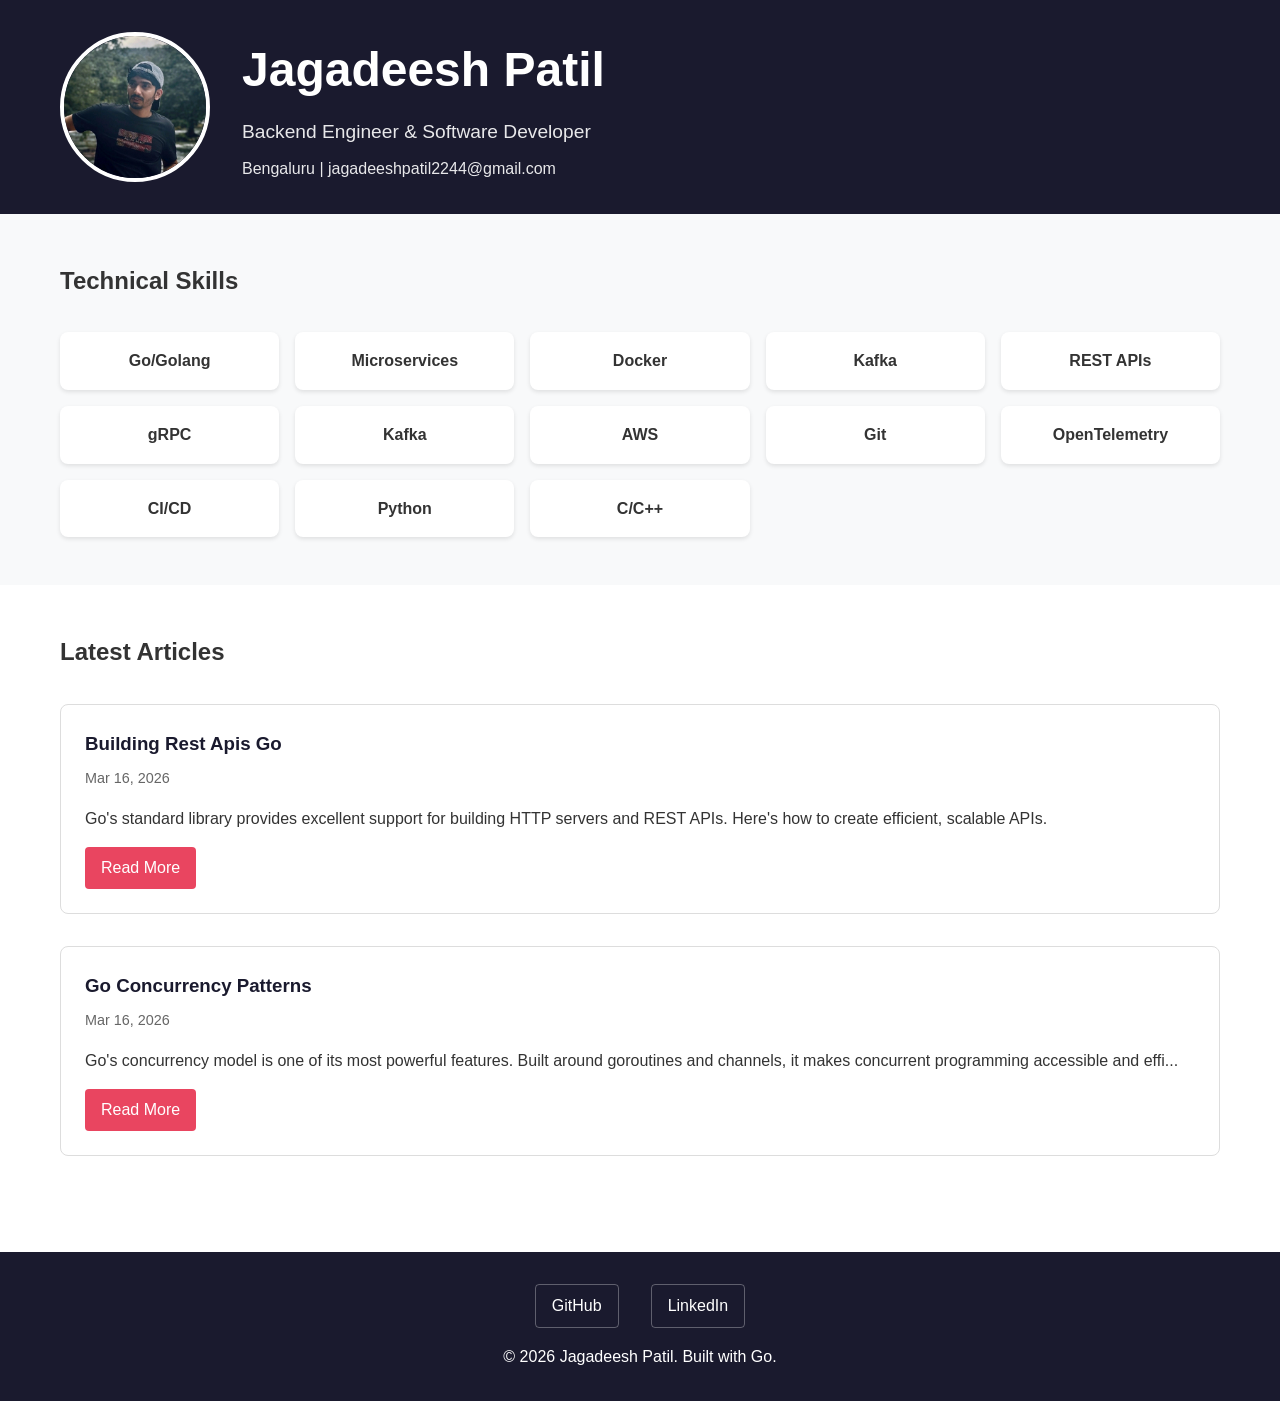
<file: docs/index.html>
<!DOCTYPE html>
<html lang="en">
<head>
    <meta charset="UTF-8">
    <meta name="viewport" content="width=device-width, initial-scale=1.0">
    <title>Jagadeesh Patil</title>
    <link rel="stylesheet" href="style.css">
</head>
<body>
    <header>
        <div class="container">
            <div class="hero">
                <img src="images/profile.jpeg" alt="Jagadeesh Patil" class="profile-img">
                <div class="hero-text">
                    <h1>Jagadeesh Patil</h1>
                    <p>Backend Engineer & Software Developer</p>
                    <p style="font-size: 1rem; margin-top: 0.5rem;">Bengaluru | jagadeeshpatil2244@gmail.com</p>
                </div>
            </div>
        </div>
    </header>

    <section class="skills">
        <div class="container">
            <h2>Technical Skills</h2>
            <div class="skills-grid">
                
                <div class="skill-card">
                    <strong>Go/Golang</strong>
                </div>
                
                <div class="skill-card">
                    <strong>Microservices</strong>
                </div>
                
                <div class="skill-card">
                    <strong>Docker</strong>
                </div>
                
                <div class="skill-card">
                    <strong>Kafka</strong>
                </div>
                
                <div class="skill-card">
                    <strong>REST APIs</strong>
                </div>
                
                <div class="skill-card">
                    <strong>gRPC</strong>
                </div>
                
                <div class="skill-card">
                    <strong>Kafka</strong>
                </div>
                
                <div class="skill-card">
                    <strong>AWS</strong>
                </div>
                
                <div class="skill-card">
                    <strong>Git</strong>
                </div>
                
                <div class="skill-card">
                    <strong>OpenTelemetry</strong>
                </div>
                
                <div class="skill-card">
                    <strong>CI/CD</strong>
                </div>
                
                <div class="skill-card">
                    <strong>Python</strong>
                </div>
                
                <div class="skill-card">
                    <strong>C/C&#43;&#43;</strong>
                </div>
                
            </div>
        </div>
    </section>

    <section class="articles">
        <div class="container">
            <h2>Latest Articles</h2>
            <div class="articles-grid">
                
                <article class="article-card">
                    <h3>Building Rest Apis Go</h3>
                    <div class="date">Mar 16, 2026</div>
                    <p>Go&#39;s standard library provides excellent support for building HTTP servers and REST APIs. Here&#39;s how to create efficient, scalable APIs.</p>
                    <a href="articles/building-rest-apis-go.html" class="btn">Read More</a>
                </article>
                
                <article class="article-card">
                    <h3>Go Concurrency Patterns</h3>
                    <div class="date">Mar 16, 2026</div>
                    <p>Go&#39;s concurrency model is one of its most powerful features. Built around goroutines and channels, it makes concurrent programming accessible and effi...</p>
                    <a href="articles/go-concurrency-patterns.html" class="btn">Read More</a>
                </article>
                
            </div>
        </div>
    </section>

    <footer>
        <div class="container">
            <div class="social-links">
                
                <a href="https://github.com/Jagadeesh788" target="_blank">GitHub</a>
                
                <a href="https://www.linkedin.com/in/jagadeesh-patil-lnkdn" target="_blank">LinkedIn</a>
                
            </div>
            <p>&copy; 2026 Jagadeesh Patil. Built with Go.</p>
        </div>
    </footer>
</body>
</html>
</file>
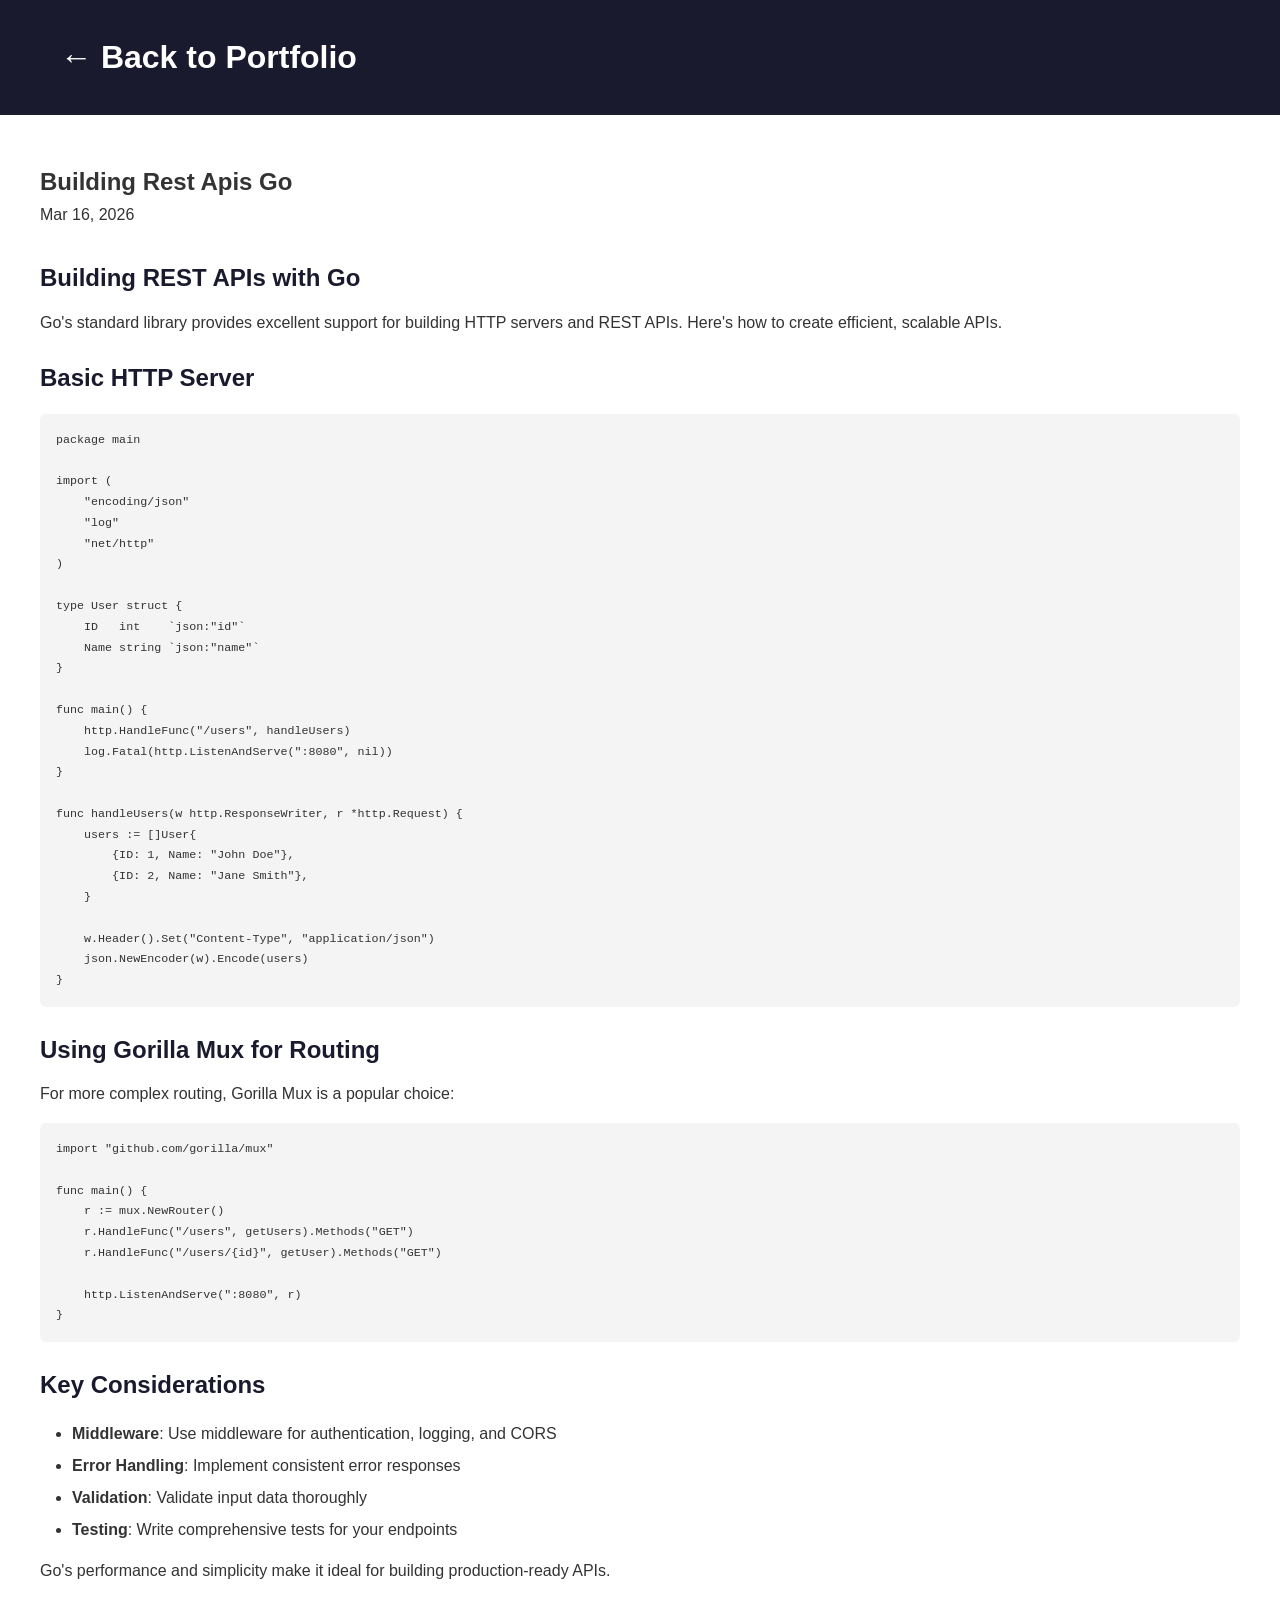
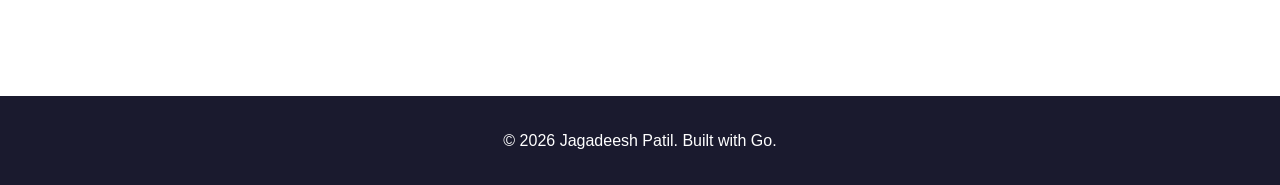
<file: docs/articles/building-rest-apis-go.html>
<!DOCTYPE html>
<html lang="en">
<head>
    <meta charset="UTF-8">
    <meta name="viewport" content="width=device-width, initial-scale=1.0">
    <title>Building Rest Apis Go</title>
    <link rel="stylesheet" href="../style.css">
</head>
<body>
    <header>
        <div class="container">
            <h1><a href="../index.html" style="color: white; text-decoration: none;">← Back to Portfolio</a></h1>
        </div>
    </header>

    <main class="container" style="padding: 3rem 0;">
        <article>
            <h1>Building Rest Apis Go</h1>
            <div class="date" style="margin-bottom: 2rem;">Mar 16, 2026</div>
            <div class="content"><h1 id="building-rest-apis-with-go">Building REST APIs with Go</h1>
<p>Go's standard library provides excellent support for building HTTP servers and REST APIs. Here's how to create efficient, scalable APIs.</p>
<h2 id="basic-http-server">Basic HTTP Server</h2>
<pre><code class="language-go">package main

import (
    &quot;encoding/json&quot;
    &quot;log&quot;
    &quot;net/http&quot;
)

type User struct {
    ID   int    `json:&quot;id&quot;`
    Name string `json:&quot;name&quot;`
}

func main() {
    http.HandleFunc(&quot;/users&quot;, handleUsers)
    log.Fatal(http.ListenAndServe(&quot;:8080&quot;, nil))
}

func handleUsers(w http.ResponseWriter, r *http.Request) {
    users := []User{
        {ID: 1, Name: &quot;John Doe&quot;},
        {ID: 2, Name: &quot;Jane Smith&quot;},
    }
    
    w.Header().Set(&quot;Content-Type&quot;, &quot;application/json&quot;)
    json.NewEncoder(w).Encode(users)
}
</code></pre>
<h2 id="using-gorilla-mux-for-routing">Using Gorilla Mux for Routing</h2>
<p>For more complex routing, Gorilla Mux is a popular choice:</p>
<pre><code class="language-go">import &quot;github.com/gorilla/mux&quot;

func main() {
    r := mux.NewRouter()
    r.HandleFunc(&quot;/users&quot;, getUsers).Methods(&quot;GET&quot;)
    r.HandleFunc(&quot;/users/{id}&quot;, getUser).Methods(&quot;GET&quot;)
    
    http.ListenAndServe(&quot;:8080&quot;, r)
}
</code></pre>
<h2 id="key-considerations">Key Considerations</h2>
<ul>
<li><strong>Middleware</strong>: Use middleware for authentication, logging, and CORS</li>
<li><strong>Error Handling</strong>: Implement consistent error responses</li>
<li><strong>Validation</strong>: Validate input data thoroughly</li>
<li><strong>Testing</strong>: Write comprehensive tests for your endpoints</li>
</ul>
<p>Go's performance and simplicity make it ideal for building production-ready APIs.</p>
</div>
        </article>
    </main>

    <footer>
        <div class="container">
            <p>&copy; 2026 Jagadeesh Patil. Built with Go.</p>
        </div>
    </footer>
</body>
</html>
</file>
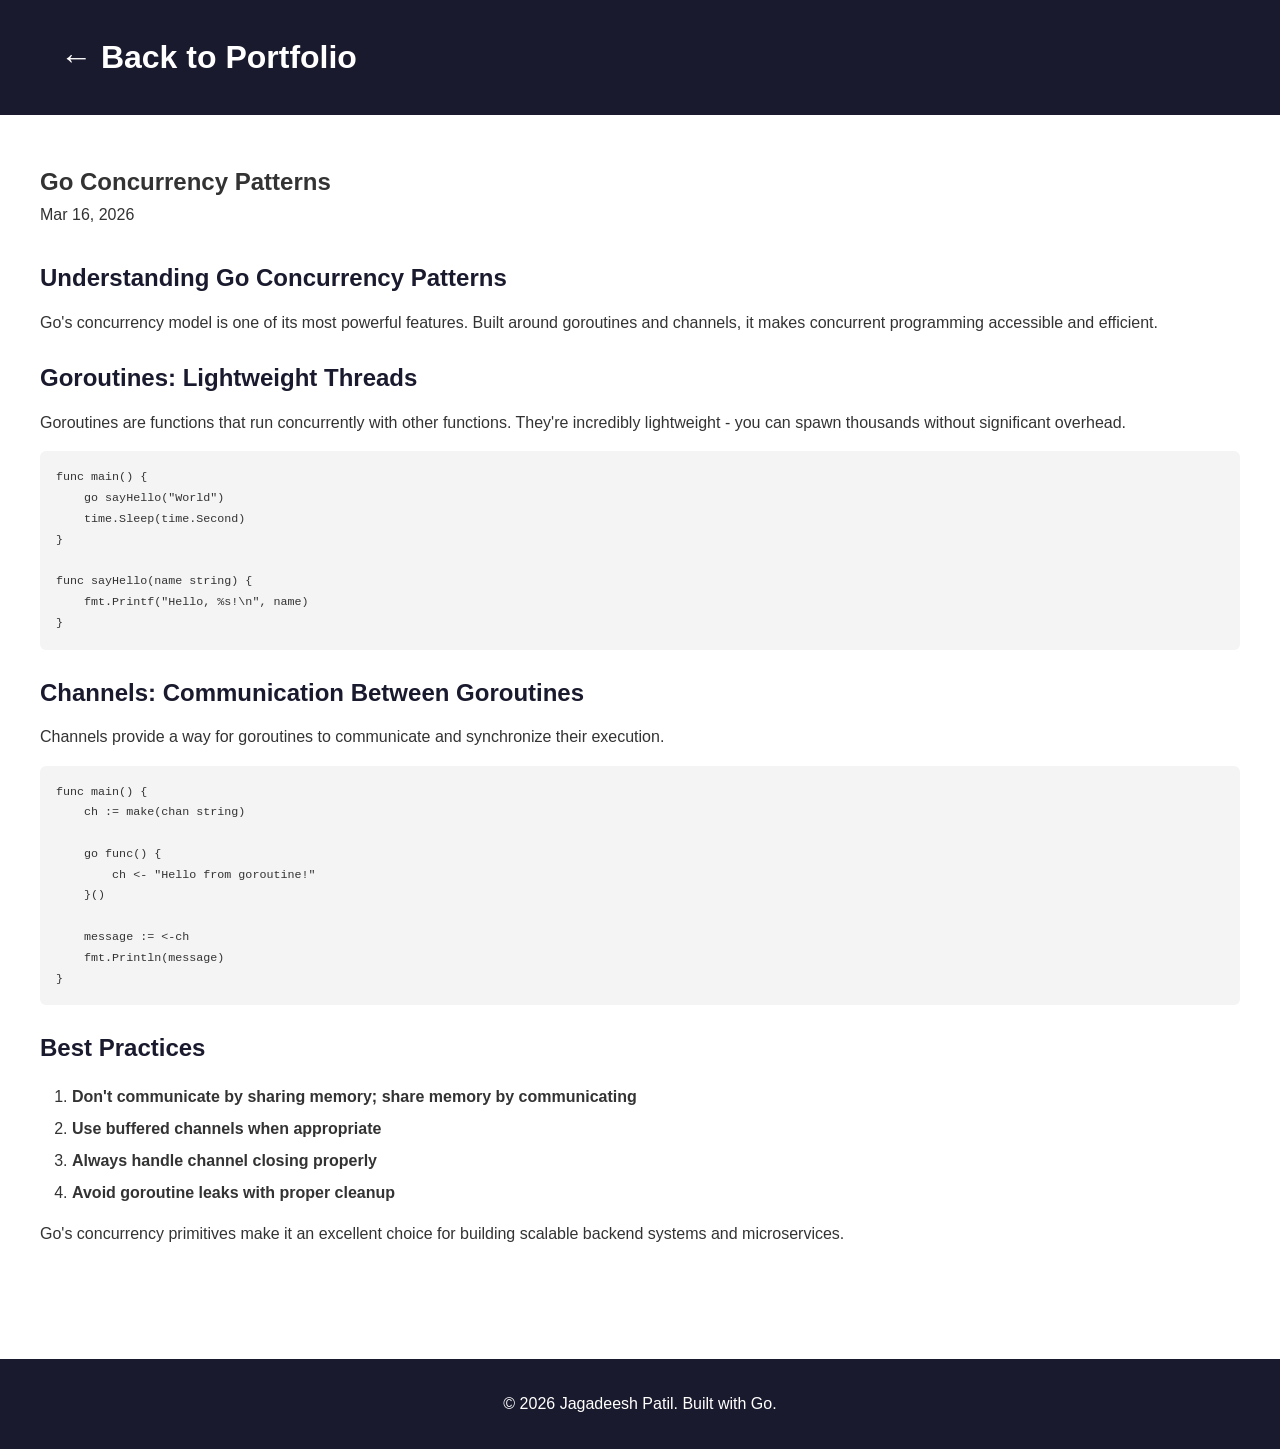
<file: docs/articles/go-concurrency-patterns.html>
<!DOCTYPE html>
<html lang="en">
<head>
    <meta charset="UTF-8">
    <meta name="viewport" content="width=device-width, initial-scale=1.0">
    <title>Go Concurrency Patterns</title>
    <link rel="stylesheet" href="../style.css">
</head>
<body>
    <header>
        <div class="container">
            <h1><a href="../index.html" style="color: white; text-decoration: none;">← Back to Portfolio</a></h1>
        </div>
    </header>

    <main class="container" style="padding: 3rem 0;">
        <article>
            <h1>Go Concurrency Patterns</h1>
            <div class="date" style="margin-bottom: 2rem;">Mar 16, 2026</div>
            <div class="content"><h1 id="understanding-go-concurrency-patterns">Understanding Go Concurrency Patterns</h1>
<p>Go's concurrency model is one of its most powerful features. Built around goroutines and channels, it makes concurrent programming accessible and efficient.</p>
<h2 id="goroutines-lightweight-threads">Goroutines: Lightweight Threads</h2>
<p>Goroutines are functions that run concurrently with other functions. They're incredibly lightweight - you can spawn thousands without significant overhead.</p>
<pre><code class="language-go">func main() {
    go sayHello(&quot;World&quot;)
    time.Sleep(time.Second)
}

func sayHello(name string) {
    fmt.Printf(&quot;Hello, %s!\n&quot;, name)
}
</code></pre>
<h2 id="channels-communication-between-goroutines">Channels: Communication Between Goroutines</h2>
<p>Channels provide a way for goroutines to communicate and synchronize their execution.</p>
<pre><code class="language-go">func main() {
    ch := make(chan string)
    
    go func() {
        ch &lt;- &quot;Hello from goroutine!&quot;
    }()
    
    message := &lt;-ch
    fmt.Println(message)
}
</code></pre>
<h2 id="best-practices">Best Practices</h2>
<ol>
<li><strong>Don't communicate by sharing memory; share memory by communicating</strong></li>
<li><strong>Use buffered channels when appropriate</strong></li>
<li><strong>Always handle channel closing properly</strong></li>
<li><strong>Avoid goroutine leaks with proper cleanup</strong></li>
</ol>
<p>Go's concurrency primitives make it an excellent choice for building scalable backend systems and microservices.</p>
</div>
        </article>
    </main>

    <footer>
        <div class="container">
            <p>&copy; 2026 Jagadeesh Patil. Built with Go.</p>
        </div>
    </footer>
</body>
</html>
</file>
<file: docs/style.css>
* { margin: 0; padding: 0; box-sizing: border-box; }
body { font-family: -apple-system, BlinkMacSystemFont, 'Segoe UI', Roboto, sans-serif; line-height: 1.6; color: #333; }
.container { max-width: 1200px; margin: 0 auto; padding: 0 20px; }
header { background: #1a1a2e; color: white; padding: 2rem 0; }
.hero { display: flex; align-items: center; gap: 2rem; }
.profile-img { width: 150px; height: 150px; border-radius: 50%; object-fit: cover; border: 4px solid white; }
.hero-text { flex: 1; }
.hero h1 { font-size: 3rem; margin-bottom: 0.5rem; }
.hero p { font-size: 1.2rem; opacity: 0.9; }
.skills { background: #f8f9fa; padding: 3rem 0; }
.skills-grid { display: grid; grid-template-columns: repeat(auto-fit, minmax(200px, 1fr)); gap: 1rem; margin-top: 2rem; }
.skill-card { background: white; padding: 1rem; border-radius: 8px; box-shadow: 0 2px 4px rgba(0,0,0,0.1); text-align: center; }
.articles { padding: 3rem 0; }
.articles-grid { display: grid; gap: 2rem; margin-top: 2rem; }
.article-card { border: 1px solid #ddd; border-radius: 8px; padding: 1.5rem; }
.article-card h3 { color: #1a1a2e; margin-bottom: 0.5rem; }
.article-card .date { color: #666; font-size: 0.9rem; margin-bottom: 1rem; }
.btn { display: inline-block; background: #e94560; color: white; padding: 0.5rem 1rem; text-decoration: none; border-radius: 4px; margin-top: 1rem; }
.btn:hover { background: #c73652; }
.social-links { display: flex; justify-content: center; gap: 2rem; margin-bottom: 1rem; }
.social-links a { color: white; text-decoration: none; padding: 0.5rem 1rem; border: 1px solid rgba(255,255,255,0.3); border-radius: 4px; transition: background 0.3s; }
.social-links a:hover { background: rgba(255,255,255,0.1); }
footer { background: #1a1a2e; color: white; text-align: center; padding: 2rem 0; margin-top: 3rem; }
.content h1, .content h2, .content h3 { margin: 1.5rem 0 0.75rem; color: #1a1a2e; }
.content p { margin-bottom: 1rem; }
.content ul, .content ol { margin: 1rem 0 1rem 2rem; }
.content li { margin-bottom: 0.4rem; }
.content pre { background: #f4f4f4; padding: 1rem; border-radius: 6px; overflow-x: auto; margin: 1rem 0; }
.content code { background: #f4f4f4; padding: 0.2rem 0.4rem; border-radius: 3px; font-family: monospace; font-size: 0.9em; }
.content pre code { background: none; padding: 0; }
@media (max-width: 768px) { .hero { flex-direction: column; text-align: center; } .hero h1 { font-size: 2rem; } .skills-grid { grid-template-columns: repeat(auto-fit, minmax(150px, 1fr)); } }
</file>
